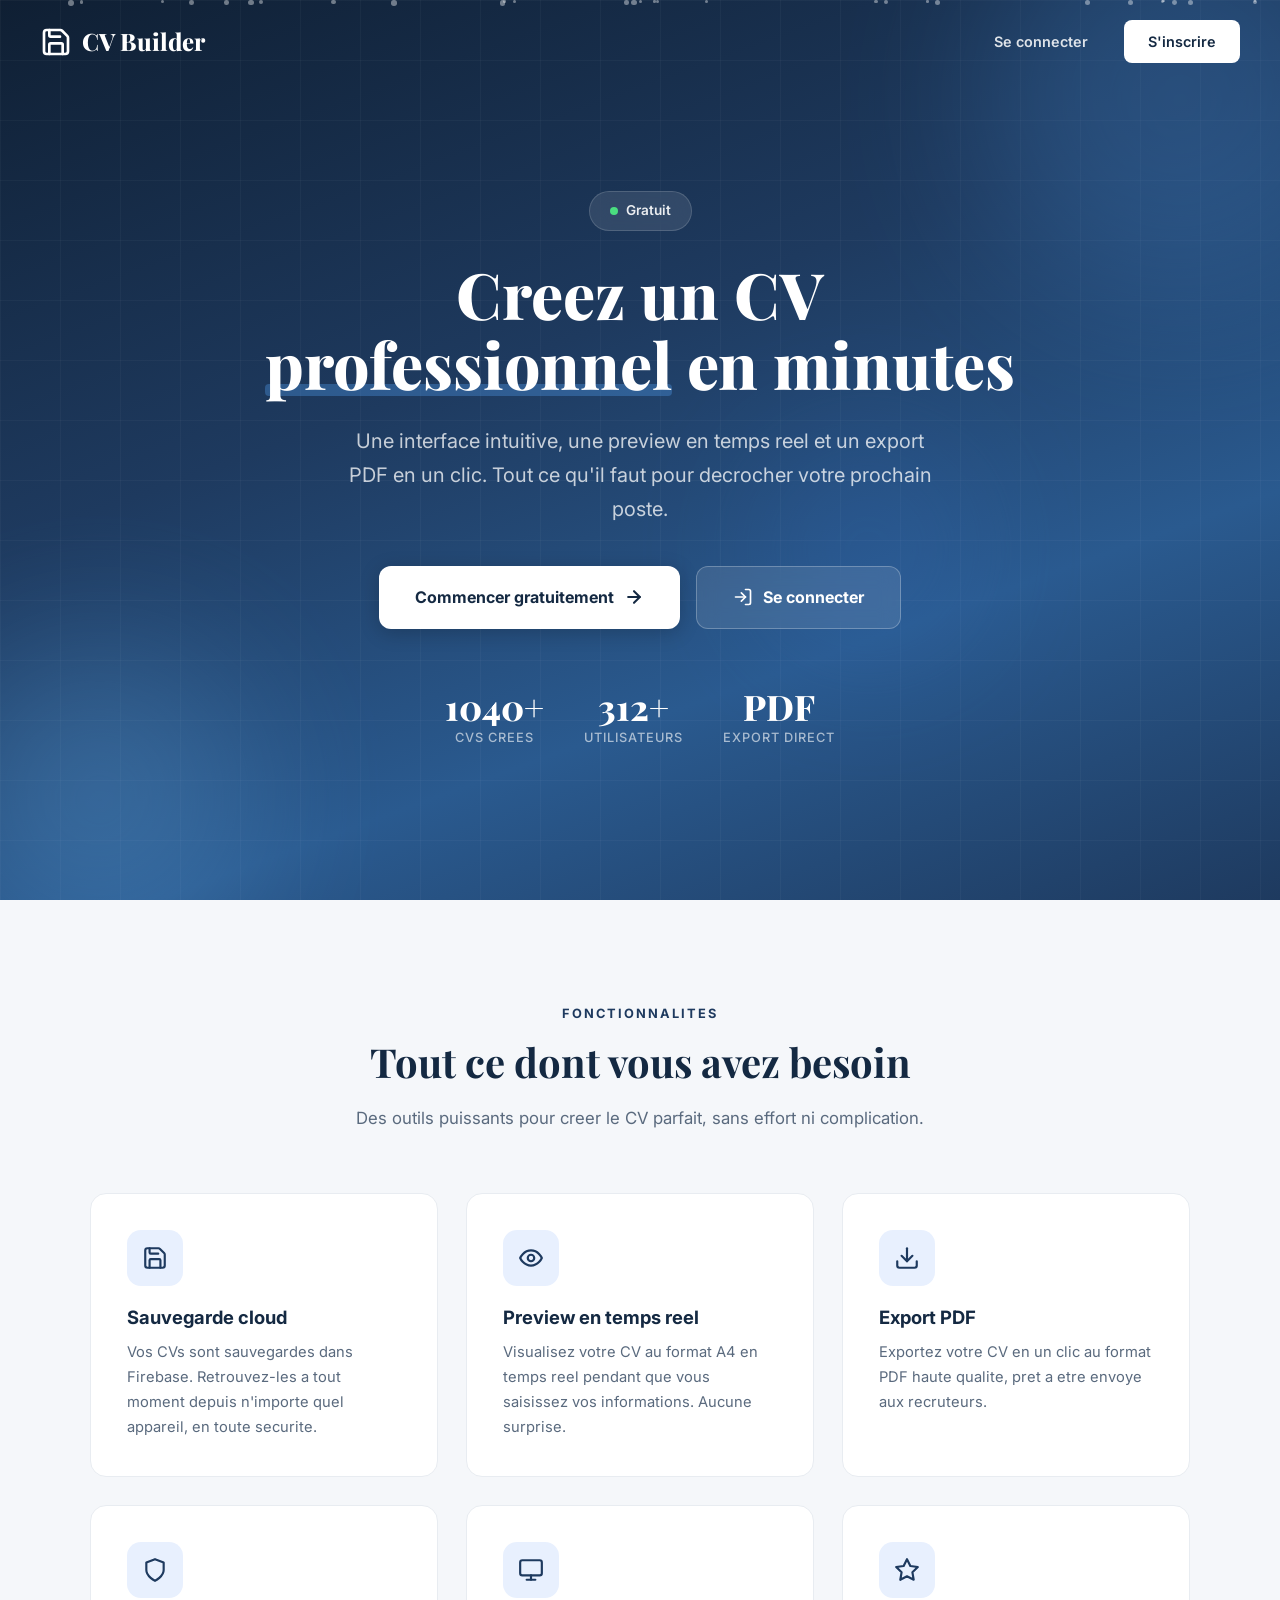
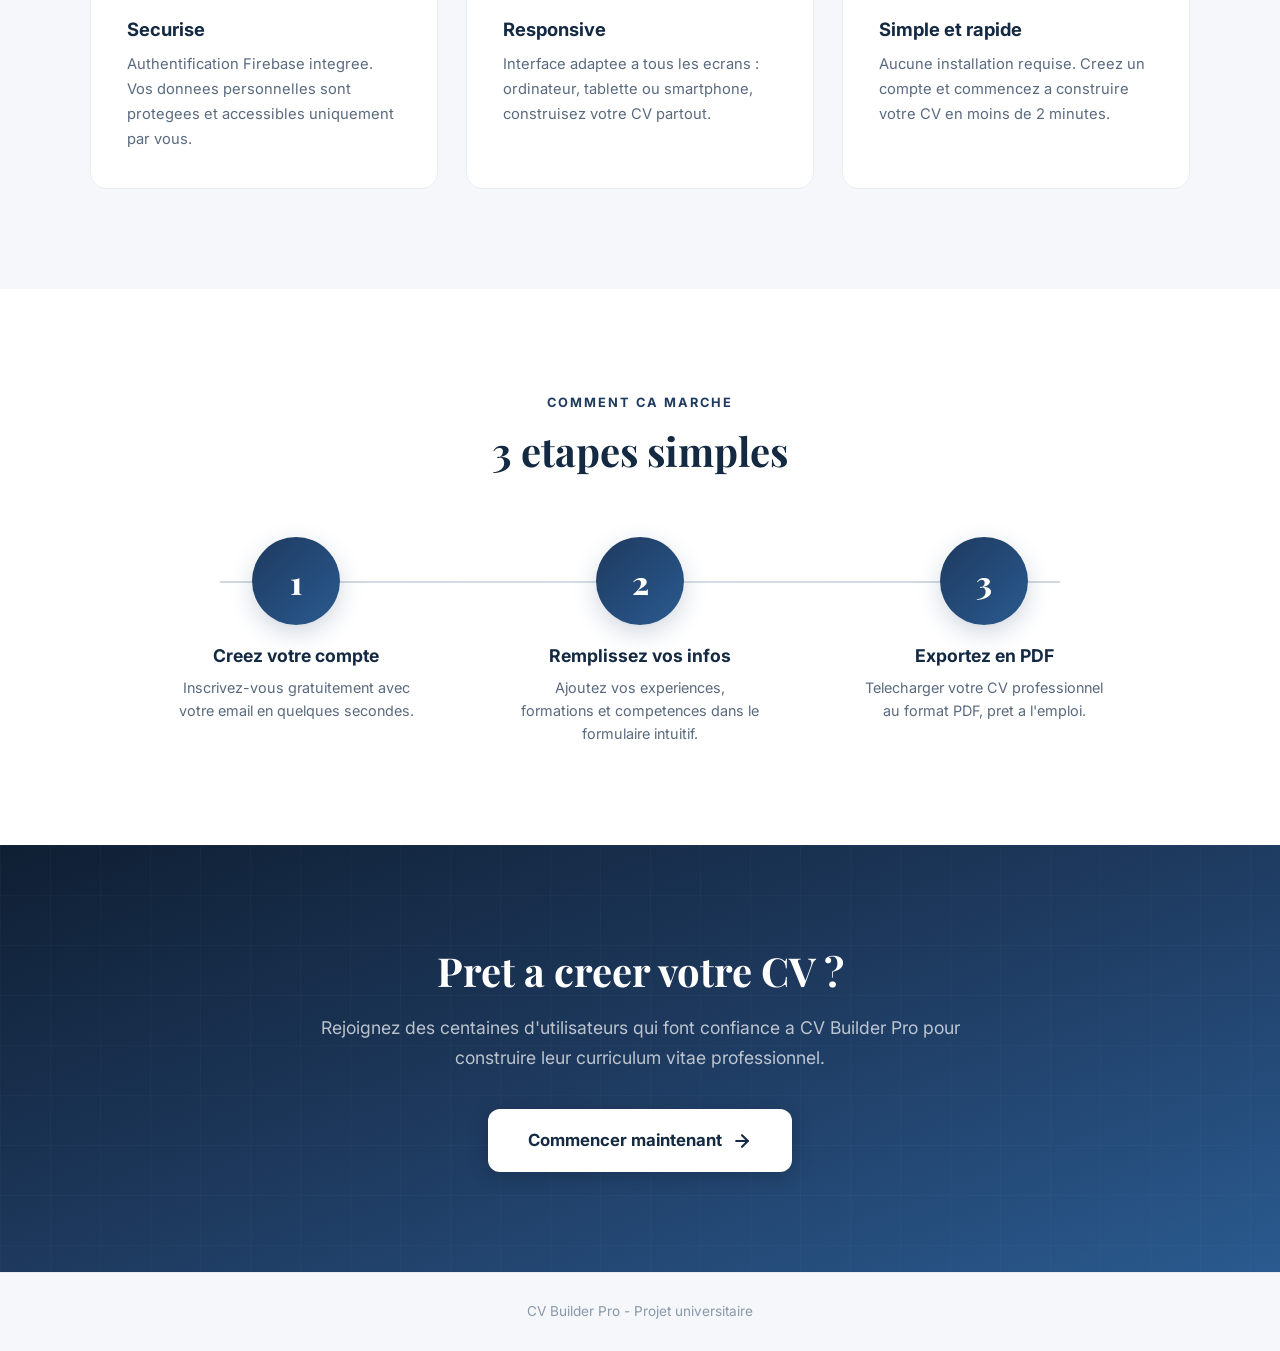
<file: index.html>
<!DOCTYPE html>
<html lang="fr">
<head>
  <meta charset="UTF-8">
  <meta name="viewport" content="width=device-width, initial-scale=1.0">
  <meta name="theme-color" content="#1e3a5f">
  <title>CV Builder Pro - Creez votre CV professionnel</title>
  <meta name="description" content="Application web MVC pour generer un CV professionnel. Plusieurs templates, export PDF, sauvegarde avec Firebase.">

  <!-- Google Fonts -->
  <link rel="preconnect" href="https://fonts.googleapis.com">
  <link rel="preconnect" href="https://fonts.gstatic.com" crossorigin>
  <link href="https://fonts.googleapis.com/css2?family=Inter:wght@400;500;600;700;800&family=Playfair+Display:wght@600;700;800&display=swap" rel="stylesheet">

  <link rel="stylesheet" href="css/style.css">

  <style>
    /* ============================================================
       LANDING PAGE - Dynamic & Animated
       ============================================================ */

    .landing {
      min-height: 100vh;
      display: flex;
      flex-direction: column;
      overflow-x: hidden;
    }

    /* --- Animated Navbar --- */
    .landing-nav {
      position: fixed;
      top: 0;
      left: 0;
      right: 0;
      z-index: 100;
      padding: 20px 40px;
      display: flex;
      align-items: center;
      justify-content: space-between;
      background: transparent;
      transition: background 0.4s ease, box-shadow 0.4s ease, padding 0.4s ease;
    }

    .landing-nav.scrolled {
      background: rgba(20, 41, 66, 0.95);
      backdrop-filter: blur(12px);
      box-shadow: 0 4px 30px rgba(0,0,0,0.2);
      padding: 12px 40px;
    }

    .landing-nav__brand {
      font-family: 'Playfair Display', serif;
      font-size: 1.5rem;
      font-weight: 800;
      color: #fff;
      text-decoration: none;
      display: flex;
      align-items: center;
      gap: 10px;
    }

    .landing-nav__brand svg {
      width: 32px;
      height: 32px;
    }

    .landing-nav__links {
      display: flex;
      align-items: center;
      gap: 12px;
    }

    .landing-nav__link {
      color: rgba(255,255,255,0.85);
      text-decoration: none;
      padding: 10px 24px;
      border-radius: 8px;
      font-size: 0.9rem;
      font-weight: 600;
      transition: all 0.3s ease;
      font-family: 'Inter', sans-serif;
    }

    .landing-nav__link:hover {
      color: #fff;
      background: rgba(255,255,255,0.12);
      text-decoration: none;
    }

    .landing-nav__link--cta {
      background: #fff;
      color: var(--primary-dark);
    }

    .landing-nav__link--cta:hover {
      background: var(--accent);
      color: var(--primary-dark);
      transform: translateY(-1px);
    }

    /* --- Hero Section --- */
    .hero {
      position: relative;
      min-height: 100vh;
      display: flex;
      align-items: center;
      justify-content: center;
      text-align: center;
      padding: 120px 20px 80px;
      background: linear-gradient(160deg, #0f1f33 0%, #1e3a5f 40%, #2a5a8f 70%, #1e3a5f 100%);
      color: #fff;
      overflow: hidden;
    }

    /* Animated background grid */
    .hero__grid {
      position: absolute;
      inset: 0;
      background-image:
        linear-gradient(rgba(255,255,255,0.03) 1px, transparent 1px),
        linear-gradient(90deg, rgba(255,255,255,0.03) 1px, transparent 1px);
      background-size: 60px 60px;
      animation: gridMove 20s linear infinite;
    }

    @keyframes gridMove {
      0% { transform: translate(0, 0); }
      100% { transform: translate(60px, 60px); }
    }

    /* Floating orbs */
    .hero__orb {
      position: absolute;
      border-radius: 50%;
      filter: blur(80px);
      opacity: 0.25;
      animation: orbFloat 8s ease-in-out infinite alternate;
    }

    .hero__orb--1 {
      width: 400px;
      height: 400px;
      background: #4a90d9;
      top: -100px;
      right: -100px;
      animation-delay: 0s;
    }

    .hero__orb--2 {
      width: 300px;
      height: 300px;
      background: #6cb4ee;
      bottom: -50px;
      left: -50px;
      animation-delay: -3s;
      animation-duration: 10s;
    }

    .hero__orb--3 {
      width: 200px;
      height: 200px;
      background: #3a7bd5;
      top: 50%;
      left: 60%;
      animation-delay: -5s;
      animation-duration: 12s;
    }

    @keyframes orbFloat {
      0% { transform: translate(0, 0) scale(1); }
      50% { transform: translate(30px, -20px) scale(1.1); }
      100% { transform: translate(-20px, 30px) scale(0.95); }
    }

    /* Floating particles */
    .hero__particles {
      position: absolute;
      inset: 0;
      overflow: hidden;
    }

    .particle {
      position: absolute;
      width: 4px;
      height: 4px;
      background: rgba(255,255,255,0.4);
      border-radius: 50%;
      animation: particleRise linear infinite;
    }

    @keyframes particleRise {
      0% {
        transform: translateY(100vh) scale(0);
        opacity: 0;
      }
      10% {
        opacity: 1;
      }
      90% {
        opacity: 1;
      }
      100% {
        transform: translateY(-100px) scale(1);
        opacity: 0;
      }
    }

    .hero__content {
      position: relative;
      z-index: 2;
      max-width: 800px;
    }

    .hero__badge {
      display: inline-flex;
      align-items: center;
      gap: 8px;
      background: rgba(255,255,255,0.1);
      color: rgba(255,255,255,0.9);
      padding: 8px 20px;
      border-radius: 40px;
      font-size: 0.85rem;
      font-weight: 600;
      margin-bottom: 28px;
      backdrop-filter: blur(10px);
      border: 1px solid rgba(255,255,255,0.15);
      animation: fadeInUp 0.8s ease-out;
      font-family: 'Inter', sans-serif;
    }

    .hero__badge-dot {
      width: 8px;
      height: 8px;
      background: #4ade80;
      border-radius: 50%;
      animation: pulse 2s ease-in-out infinite;
    }

    @keyframes pulse {
      0%, 100% { opacity: 1; transform: scale(1); }
      50% { opacity: 0.5; transform: scale(1.4); }
    }

    .hero__title {
      font-family: 'Playfair Display', serif;
      font-size: 4rem;
      font-weight: 800;
      line-height: 1.1;
      margin-bottom: 24px;
      color: #fff;
      animation: fadeInUp 0.8s ease-out 0.15s backwards;
    }

    .hero__title-highlight {
      position: relative;
      display: inline-block;
    }

    .hero__title-highlight::after {
      content: '';
      position: absolute;
      bottom: 4px;
      left: 0;
      right: 0;
      height: 12px;
      background: rgba(74, 144, 217, 0.4);
      border-radius: 4px;
      z-index: -1;
      animation: highlightExpand 1s ease-out 1s backwards;
    }

    @keyframes highlightExpand {
      from { transform: scaleX(0); transform-origin: left; }
      to { transform: scaleX(1); transform-origin: left; }
    }

    .hero__subtitle {
      font-size: 1.25rem;
      color: rgba(255,255,255,0.75);
      margin-bottom: 40px;
      line-height: 1.7;
      max-width: 600px;
      margin-left: auto;
      margin-right: auto;
      animation: fadeInUp 0.8s ease-out 0.3s backwards;
      font-family: 'Inter', sans-serif;
    }

    .hero__actions {
      display: flex;
      gap: 16px;
      justify-content: center;
      flex-wrap: wrap;
      animation: fadeInUp 0.8s ease-out 0.45s backwards;
    }

    .hero__btn {
      display: inline-flex;
      align-items: center;
      gap: 10px;
      padding: 18px 36px;
      border-radius: 12px;
      font-size: 1rem;
      font-weight: 700;
      text-decoration: none;
      transition: all 0.3s ease;
      font-family: 'Inter', sans-serif;
      cursor: pointer;
      border: none;
    }

    .hero__btn--primary {
      background: #fff;
      color: var(--primary-dark);
      box-shadow: 0 4px 20px rgba(0,0,0,0.2);
    }

    .hero__btn--primary:hover {
      transform: translateY(-3px);
      box-shadow: 0 8px 30px rgba(0,0,0,0.3);
      background: #f0f4f8;
      text-decoration: none;
    }

    .hero__btn--primary svg {
      transition: transform 0.3s ease;
    }

    .hero__btn--primary:hover svg {
      transform: translateX(4px);
    }

    .hero__btn--secondary {
      background: rgba(255,255,255,0.1);
      color: #fff;
      border: 1.5px solid rgba(255,255,255,0.25);
      backdrop-filter: blur(10px);
    }

    .hero__btn--secondary:hover {
      background: rgba(255,255,255,0.2);
      border-color: rgba(255,255,255,0.4);
      transform: translateY(-3px);
      text-decoration: none;
    }

    /* Stats bar */
    .hero__stats {
      display: flex;
      gap: 40px;
      justify-content: center;
      margin-top: 60px;
      animation: fadeInUp 0.8s ease-out 0.6s backwards;
    }

    .hero__stat {
      text-align: center;
    }

    .hero__stat-number {
      font-family: 'Playfair Display', serif;
      font-size: 2.2rem;
      font-weight: 800;
      color: #fff;
      line-height: 1;
      margin-bottom: 4px;
    }

    .hero__stat-label {
      font-size: 0.8rem;
      color: rgba(255,255,255,0.6);
      font-weight: 500;
      font-family: 'Inter', sans-serif;
      text-transform: uppercase;
      letter-spacing: 1px;
    }

    @keyframes fadeInUp {
      from {
        opacity: 0;
        transform: translateY(30px);
      }
      to {
        opacity: 1;
        transform: translateY(0);
      }
    }

    /* --- Features Section --- */
    .features {
      padding: 100px 20px;
      background: #f5f7fa;
      position: relative;
    }

    .features__header {
      text-align: center;
      max-width: 600px;
      margin: 0 auto 60px;
    }

    .features__label {
      display: inline-block;
      font-size: 0.8rem;
      font-weight: 700;
      text-transform: uppercase;
      letter-spacing: 2px;
      color: var(--primary);
      margin-bottom: 12px;
      font-family: 'Inter', sans-serif;
    }

    .features__title {
      font-size: 2.5rem;
      margin-bottom: 16px;
      color: var(--primary-dark);
    }

    .features__subtitle {
      color: var(--text-light);
      font-size: 1.05rem;
      line-height: 1.7;
      font-family: 'Inter', sans-serif;
    }

    .features__grid {
      display: grid;
      grid-template-columns: repeat(auto-fit, minmax(300px, 1fr));
      gap: 28px;
      max-width: 1100px;
      margin: 0 auto;
    }

    .feature-card {
      background: #fff;
      border-radius: 16px;
      padding: 36px;
      border: 1.5px solid #e8ecf1;
      text-align: left;
      transition: all 0.4s ease;
      position: relative;
      overflow: hidden;
      opacity: 0;
      transform: translateY(40px);
    }

    .feature-card.visible {
      opacity: 1;
      transform: translateY(0);
    }

    .feature-card::before {
      content: '';
      position: absolute;
      top: 0;
      left: 0;
      right: 0;
      height: 4px;
      background: linear-gradient(90deg, var(--primary), var(--primary-light));
      transform: scaleX(0);
      transform-origin: left;
      transition: transform 0.4s ease;
    }

    .feature-card:hover {
      box-shadow: 0 16px 48px rgba(30, 58, 95, 0.12);
      transform: translateY(-8px);
      border-color: var(--primary-light);
    }

    .feature-card:hover::before {
      transform: scaleX(1);
    }

    .feature-card__icon {
      width: 56px;
      height: 56px;
      border-radius: 14px;
      background: var(--accent);
      display: flex;
      align-items: center;
      justify-content: center;
      margin-bottom: 20px;
      transition: all 0.4s ease;
    }

    .feature-card:hover .feature-card__icon {
      background: var(--primary);
    }

    .feature-card__icon svg {
      width: 26px;
      height: 26px;
      color: var(--primary);
      transition: color 0.4s ease;
    }

    .feature-card:hover .feature-card__icon svg {
      color: #fff;
    }

    .feature-card__title {
      font-family: 'Inter', sans-serif;
      font-size: 1.15rem;
      font-weight: 700;
      margin-bottom: 10px;
      color: var(--primary-dark);
    }

    .feature-card__text {
      color: var(--text-light);
      font-size: 0.92rem;
      line-height: 1.7;
      font-family: 'Inter', sans-serif;
    }

    /* --- How It Works Section --- */
    .how-it-works {
      padding: 100px 20px;
      background: #fff;
    }

    .how-it-works__header {
      text-align: center;
      max-width: 600px;
      margin: 0 auto 60px;
    }

    .how-it-works__label {
      display: inline-block;
      font-size: 0.8rem;
      font-weight: 700;
      text-transform: uppercase;
      letter-spacing: 2px;
      color: var(--primary);
      margin-bottom: 12px;
      font-family: 'Inter', sans-serif;
    }

    .how-it-works__title {
      font-size: 2.5rem;
      color: var(--primary-dark);
    }

    .steps {
      display: flex;
      gap: 32px;
      max-width: 1000px;
      margin: 0 auto;
      position: relative;
    }

    .steps::before {
      content: '';
      position: absolute;
      top: 44px;
      left: 80px;
      right: 80px;
      height: 2px;
      background: linear-gradient(90deg, var(--primary), var(--primary-light), var(--primary));
      opacity: 0.2;
    }

    .step {
      flex: 1;
      text-align: center;
      position: relative;
      opacity: 0;
      transform: translateY(30px);
    }

    .step.visible {
      opacity: 1;
      transform: translateY(0);
    }

    .step__number {
      width: 88px;
      height: 88px;
      border-radius: 50%;
      background: linear-gradient(135deg, var(--primary), var(--primary-light));
      color: #fff;
      display: flex;
      align-items: center;
      justify-content: center;
      font-family: 'Playfair Display', serif;
      font-size: 2rem;
      font-weight: 800;
      margin: 0 auto 20px;
      position: relative;
      z-index: 1;
      box-shadow: 0 8px 24px rgba(30, 58, 95, 0.2);
      transition: transform 0.3s ease;
    }

    .step:hover .step__number {
      transform: scale(1.1);
    }

    .step__title {
      font-family: 'Inter', sans-serif;
      font-size: 1.1rem;
      font-weight: 700;
      color: var(--primary-dark);
      margin-bottom: 8px;
    }

    .step__text {
      color: var(--text-light);
      font-size: 0.9rem;
      line-height: 1.6;
      font-family: 'Inter', sans-serif;
      max-width: 240px;
      margin: 0 auto;
    }

    /* --- CTA Section --- */
    .cta-section {
      padding: 100px 20px;
      background: linear-gradient(160deg, #0f1f33 0%, #1e3a5f 50%, #2a5a8f 100%);
      color: #fff;
      text-align: center;
      position: relative;
      overflow: hidden;
    }

    .cta-section__grid {
      position: absolute;
      inset: 0;
      background-image:
        linear-gradient(rgba(255,255,255,0.02) 1px, transparent 1px),
        linear-gradient(90deg, rgba(255,255,255,0.02) 1px, transparent 1px);
      background-size: 50px 50px;
    }

    .cta-section__content {
      position: relative;
      z-index: 1;
      max-width: 650px;
      margin: 0 auto;
    }

    .cta-section__title {
      font-size: 2.5rem;
      color: #fff;
      margin-bottom: 16px;
    }

    .cta-section__text {
      color: rgba(255,255,255,0.7);
      font-size: 1.1rem;
      line-height: 1.7;
      margin-bottom: 36px;
      font-family: 'Inter', sans-serif;
    }

    .cta-section__btn {
      display: inline-flex;
      align-items: center;
      gap: 10px;
      padding: 18px 40px;
      border-radius: 12px;
      font-size: 1.05rem;
      font-weight: 700;
      text-decoration: none;
      background: #fff;
      color: var(--primary-dark);
      box-shadow: 0 4px 20px rgba(0,0,0,0.2);
      transition: all 0.3s ease;
      font-family: 'Inter', sans-serif;
    }

    .cta-section__btn:hover {
      transform: translateY(-3px);
      box-shadow: 0 8px 30px rgba(0,0,0,0.3);
      text-decoration: none;
    }

    /* --- Footer --- */
    .landing-footer {
      text-align: center;
      padding: 28px;
      color: var(--text-muted);
      font-size: 0.85rem;
      background: #f5f7fa;
      border-top: 1px solid #e8ecf1;
      font-family: 'Inter', sans-serif;
    }

    /* --- Responsive --- */
    @media (max-width: 768px) {
      .landing-nav {
        padding: 16px 20px;
      }
      .landing-nav.scrolled {
        padding: 10px 20px;
      }
      .hero__title {
        font-size: 2.4rem;
      }
      .hero__subtitle {
        font-size: 1.05rem;
      }
      .hero__stats {
        gap: 24px;
      }
      .hero__stat-number {
        font-size: 1.6rem;
      }
      .features__title,
      .how-it-works__title,
      .cta-section__title {
        font-size: 1.8rem;
      }
      .steps {
        flex-direction: column;
        gap: 40px;
      }
      .steps::before {
        display: none;
      }
      .landing-nav__links {
        gap: 8px;
      }
      .landing-nav__link {
        padding: 8px 16px;
        font-size: 0.82rem;
      }
    }

    @media (max-width: 480px) {
      .hero {
        padding: 100px 16px 60px;
      }
      .hero__title {
        font-size: 2rem;
      }
      .hero__btn {
        padding: 14px 28px;
        font-size: 0.9rem;
        width: 100%;
        justify-content: center;
      }
      .hero__actions {
        flex-direction: column;
        align-items: stretch;
      }
      .hero__stats {
        flex-direction: column;
        gap: 16px;
      }
    }

    /* -- Scroll animations utility -- */
    .animate-on-scroll {
      opacity: 0;
      transform: translateY(40px);
      transition: opacity 0.7s ease, transform 0.7s ease;
    }
    .animate-on-scroll.visible {
      opacity: 1;
      transform: translateY(0);
    }
  </style>
</head>
<body>
  <div class="landing">

    <!-- NAVBAR (fixed, transparent -> solid on scroll) -->
    <nav class="landing-nav" id="landing-nav" role="navigation" aria-label="Navigation principale">
      <a href="index.html" class="landing-nav__brand">
        <svg xmlns="http://www.w3.org/2000/svg" width="32" height="32" viewBox="0 0 24 24" fill="none" stroke="currentColor" stroke-width="2" stroke-linecap="round" stroke-linejoin="round"><path d="M15.2 3a2 2 0 0 1 1.4.6l3.8 3.8a2 2 0 0 1 .6 1.4V19a2 2 0 0 1-2 2H5a2 2 0 0 1-2-2V5a2 2 0 0 1 2-2z"/><path d="M17 21v-7a1 1 0 0 0-1-1H8a1 1 0 0 0-1 1v7"/><path d="M7 3v4a1 1 0 0 0 1 1h7"/></svg>
        CV Builder
      </a>
      <div class="landing-nav__links">
        <a href="login.html" class="landing-nav__link">Se connecter</a>
        <a href="register.html" class="landing-nav__link landing-nav__link--cta">S'inscrire</a>
      </div>
    </nav>

    <!-- HERO -->
    <section class="hero">
      <!-- Animated background elements -->
      <div class="hero__grid"></div>
      <div class="hero__orb hero__orb--1"></div>
      <div class="hero__orb hero__orb--2"></div>
      <div class="hero__orb hero__orb--3"></div>
      <div class="hero__particles" id="hero-particles"></div>

      <div class="hero__content">
        <div class="hero__badge">
          <span class="hero__badge-dot"></span>
          Gratuit
        </div>

        <h1 class="hero__title">
          Creez un CV<br>
          <span class="hero__title-highlight">professionnel</span> en minutes
        </h1>

        <p class="hero__subtitle">
          Une interface intuitive, une preview en temps reel et un export PDF en un clic.
          Tout ce qu'il faut pour decrocher votre prochain poste.
        </p>

        <div class="hero__actions">
          <a href="register.html" class="hero__btn hero__btn--primary">
            Commencer gratuitement
            <svg xmlns="http://www.w3.org/2000/svg" width="20" height="20" viewBox="0 0 24 24" fill="none" stroke="currentColor" stroke-width="2.5" stroke-linecap="round" stroke-linejoin="round"><path d="M5 12h14"/><path d="m12 5 7 7-7 7"/></svg>
          </a>
          <a href="login.html" class="hero__btn hero__btn--secondary">
            <svg xmlns="http://www.w3.org/2000/svg" width="20" height="20" viewBox="0 0 24 24" fill="none" stroke="currentColor" stroke-width="2" stroke-linecap="round" stroke-linejoin="round"><path d="M15 3h4a2 2 0 0 1 2 2v14a2 2 0 0 1-2 2h-4"/><polyline points="10 17 15 12 10 7"/><line x1="15" x2="3" y1="12" y2="12"/></svg>
            Se connecter
          </a>
        </div>

        <div class="hero__stats">
          <div class="hero__stat">
            <div class="hero__stat-number" id="stat-cvs">0</div>
            <div class="hero__stat-label">CVs crees</div>
          </div>
          <div class="hero__stat">
            <div class="hero__stat-number" id="stat-users">0</div>
            <div class="hero__stat-label">Utilisateurs</div>
          </div>
          <div class="hero__stat">
            <div class="hero__stat-number">PDF</div>
            <div class="hero__stat-label">Export direct</div>
          </div>
        </div>
      </div>
    </section>

    <!-- FEATURES -->
    <section class="features" id="features">
      <div class="features__header animate-on-scroll">
        <span class="features__label">Fonctionnalites</span>
        <h2 class="features__title">Tout ce dont vous avez besoin</h2>
        <p class="features__subtitle">
          Des outils puissants pour creer le CV parfait, sans effort ni complication.
        </p>
      </div>

      <div class="features__grid">
        <div class="feature-card">
          <div class="feature-card__icon">
            <svg xmlns="http://www.w3.org/2000/svg" viewBox="0 0 24 24" fill="none" stroke="currentColor" stroke-width="2" stroke-linecap="round" stroke-linejoin="round"><path d="M15.2 3a2 2 0 0 1 1.4.6l3.8 3.8a2 2 0 0 1 .6 1.4V19a2 2 0 0 1-2 2H5a2 2 0 0 1-2-2V5a2 2 0 0 1 2-2z"/><path d="M17 21v-7a1 1 0 0 0-1-1H8a1 1 0 0 0-1 1v7"/><path d="M7 3v4a1 1 0 0 0 1 1h7"/></svg>
          </div>
          <h3 class="feature-card__title">Sauvegarde cloud</h3>
          <p class="feature-card__text">Vos CVs sont sauvegardes dans Firebase. Retrouvez-les a tout moment depuis n'importe quel appareil, en toute securite.</p>
        </div>

        <div class="feature-card">
          <div class="feature-card__icon">
            <svg xmlns="http://www.w3.org/2000/svg" viewBox="0 0 24 24" fill="none" stroke="currentColor" stroke-width="2" stroke-linecap="round" stroke-linejoin="round"><path d="M2 12s3-7 10-7 10 7 10 7-3 7-10 7-10-7-10-7Z"/><circle cx="12" cy="12" r="3"/></svg>
          </div>
          <h3 class="feature-card__title">Preview en temps reel</h3>
          <p class="feature-card__text">Visualisez votre CV au format A4 en temps reel pendant que vous saisissez vos informations. Aucune surprise.</p>
        </div>

        <div class="feature-card">
          <div class="feature-card__icon">
            <svg xmlns="http://www.w3.org/2000/svg" viewBox="0 0 24 24" fill="none" stroke="currentColor" stroke-width="2" stroke-linecap="round" stroke-linejoin="round"><path d="M21 15v4a2 2 0 0 1-2 2H5a2 2 0 0 1-2-2v-4"/><polyline points="7 10 12 15 17 10"/><line x1="12" x2="12" y1="15" y2="3"/></svg>
          </div>
          <h3 class="feature-card__title">Export PDF</h3>
          <p class="feature-card__text">Exportez votre CV en un clic au format PDF haute qualite, pret a etre envoye aux recruteurs.</p>
        </div>

        <div class="feature-card">
          <div class="feature-card__icon">
            <svg xmlns="http://www.w3.org/2000/svg" viewBox="0 0 24 24" fill="none" stroke="currentColor" stroke-width="2" stroke-linecap="round" stroke-linejoin="round"><path d="M12 22s8-4 8-10V5l-8-3-8 3v7c0 6 8 10 8 10z"/></svg>
          </div>
          <h3 class="feature-card__title">Securise</h3>
          <p class="feature-card__text">Authentification Firebase integree. Vos donnees personnelles sont protegees et accessibles uniquement par vous.</p>
        </div>

        <div class="feature-card">
          <div class="feature-card__icon">
            <svg xmlns="http://www.w3.org/2000/svg" viewBox="0 0 24 24" fill="none" stroke="currentColor" stroke-width="2" stroke-linecap="round" stroke-linejoin="round"><rect x="2" y="3" width="20" height="14" rx="2"/><path d="M8 21h8"/><path d="M12 17v4"/></svg>
          </div>
          <h3 class="feature-card__title">Responsive</h3>
          <p class="feature-card__text">Interface adaptee a tous les ecrans : ordinateur, tablette ou smartphone, construisez votre CV partout.</p>
        </div>

        <div class="feature-card">
          <div class="feature-card__icon">
            <svg xmlns="http://www.w3.org/2000/svg" viewBox="0 0 24 24" fill="none" stroke="currentColor" stroke-width="2" stroke-linecap="round" stroke-linejoin="round"><polygon points="12 2 15.09 8.26 22 9.27 17 14.14 18.18 21.02 12 17.77 5.82 21.02 7 14.14 2 9.27 8.91 8.26 12 2"/></svg>
          </div>
          <h3 class="feature-card__title">Simple et rapide</h3>
          <p class="feature-card__text">Aucune installation requise. Creez un compte et commencez a construire votre CV en moins de 2 minutes.</p>
        </div>
      </div>
    </section>

    <!-- HOW IT WORKS -->
    <section class="how-it-works" id="how-it-works">
      <div class="how-it-works__header animate-on-scroll">
        <span class="how-it-works__label">Comment ca marche</span>
        <h2 class="how-it-works__title">3 etapes simples</h2>
      </div>

      <div class="steps">
        <div class="step">
          <div class="step__number">1</div>
          <h3 class="step__title">Creez votre compte</h3>
          <p class="step__text">Inscrivez-vous gratuitement avec votre email en quelques secondes.</p>
        </div>
        <div class="step">
          <div class="step__number">2</div>
          <h3 class="step__title">Remplissez vos infos</h3>
          <p class="step__text">Ajoutez vos experiences, formations et competences dans le formulaire intuitif.</p>
        </div>
        <div class="step">
          <div class="step__number">3</div>
          <h3 class="step__title">Exportez en PDF</h3>
          <p class="step__text">Telecharger votre CV professionnel au format PDF, pret a l'emploi.</p>
        </div>
      </div>
    </section>

    <!-- CTA -->
    <section class="cta-section">
      <div class="cta-section__grid"></div>
      <div class="cta-section__content animate-on-scroll">
        <h2 class="cta-section__title">Pret a creer votre CV ?</h2>
        <p class="cta-section__text">
          Rejoignez des centaines d'utilisateurs qui font confiance a CV Builder Pro
          pour construire leur curriculum vitae professionnel.
        </p>
        <a href="register.html" class="cta-section__btn">
          Commencer maintenant
          <svg xmlns="http://www.w3.org/2000/svg" width="20" height="20" viewBox="0 0 24 24" fill="none" stroke="currentColor" stroke-width="2.5" stroke-linecap="round" stroke-linejoin="round"><path d="M5 12h14"/><path d="m12 5 7 7-7 7"/></svg>
        </a>
      </div>
    </section>

    <!-- FOOTER -->
    <footer class="landing-footer">
      <p>CV Builder Pro - Projet universitaire</p>
    </footer>

  </div>

  <script>
    (function () {
      /* --- Navbar scroll effect --- */
      var nav = document.getElementById('landing-nav');
      window.addEventListener('scroll', function () {
        if (window.scrollY > 60) {
          nav.classList.add('scrolled');
        } else {
          nav.classList.remove('scrolled');
        }
      });

      /* --- Generate floating particles --- */
      var particlesContainer = document.getElementById('hero-particles');
      if (particlesContainer) {
        for (var i = 0; i < 30; i++) {
          var particle = document.createElement('div');
          particle.className = 'particle';
          particle.style.left = Math.random() * 100 + '%';
          particle.style.animationDuration = (6 + Math.random() * 10) + 's';
          particle.style.animationDelay = (Math.random() * 8) + 's';
          particle.style.width = (2 + Math.random() * 4) + 'px';
          particle.style.height = particle.style.width;
          particlesContainer.appendChild(particle);
        }
      }

      /* --- Animated stat counters --- */
      function animateCounter(elementId, target, suffix) {
        var el = document.getElementById(elementId);
        if (!el) return;
        var current = 0;
        var increment = Math.ceil(target / 60);
        var timer = setInterval(function () {
          current += increment;
          if (current >= target) {
            current = target;
            clearInterval(timer);
          }
          el.textContent = current + (suffix || '+');
        }, 30);
      }

      /* Start counter animation when hero is visible */
      var counterStarted = false;
      var observer = new IntersectionObserver(function (entries) {
        entries.forEach(function (entry) {
          if (entry.isIntersecting && !counterStarted) {
            counterStarted = true;
            animateCounter('stat-cvs', 1200, '+');
            animateCounter('stat-users', 350, '+');
          }
        });
      }, { threshold: 0.5 });

      var statsSection = document.querySelector('.hero__stats');
      if (statsSection) {
        observer.observe(statsSection);
      }

      /* --- Scroll animations --- */
      var scrollElements = document.querySelectorAll('.animate-on-scroll, .feature-card, .step');
      var scrollObserver = new IntersectionObserver(function (entries) {
        entries.forEach(function (entry) {
          if (entry.isIntersecting) {
            // Add stagger delay for feature cards and steps
            var el = entry.target;
            var parent = el.parentElement;
            if (parent) {
              var siblings = parent.querySelectorAll('.feature-card, .step');
              var index = Array.prototype.indexOf.call(siblings, el);
              if (index > -1) {
                el.style.transitionDelay = (index * 0.1) + 's';
              }
            }
            el.classList.add('visible');
            scrollObserver.unobserve(el);
          }
        });
      }, { threshold: 0.15, rootMargin: '0px 0px -40px 0px' });

      scrollElements.forEach(function (el) {
        scrollObserver.observe(el);
      });

      /* --- Smooth scrolling for anchor links --- */
      document.querySelectorAll('a[href^="#"]').forEach(function (anchor) {
        anchor.addEventListener('click', function (e) {
          e.preventDefault();
          var target = document.querySelector(this.getAttribute('href'));
          if (target) {
            target.scrollIntoView({ behavior: 'smooth', block: 'start' });
          }
        });
      });
    })();
  </script>
</body>
</html>
</file>
<file: css/style.css>
*,
*::before,
*::after {
  box-sizing: border-box;
  margin: 0;
  padding: 0;
}

:root {
  --primary: #1e3a5f;
  --primary-light: #2a5a8f;
  --primary-dark: #142942;
  --accent: #e8f0fe;
  --accent-hover: #d0e2fc;
  --bg: #f5f7fa;
  --bg-card: #ffffff;
  --text: #1a2332;
  --text-light: #5a6a7e;
  --text-muted: #8899aa;
  --border: #d8dee6;
  --border-light: #e8ecf1;
  --danger: #dc3545;
  --danger-hover: #c82333;
  --success: #28a745;
  --radius: 10px;
  --radius-sm: 6px;
  --shadow: 0 2px 12px rgba(30, 58, 95, 0.08);
  --shadow-lg: 0 8px 30px rgba(30, 58, 95, 0.12);
  --transition: 0.2s ease;
}

html {
  scroll-behavior: smooth;
  overflow-x: hidden;
}

body {
  font-family: 'Inter', -apple-system, BlinkMacSystemFont, 'Segoe UI', sans-serif;
  background: var(--bg);
  color: var(--text);
  line-height: 1.6;
  min-height: 100vh;
  overflow-x: hidden;
}

a {
  color: var(--primary);
  text-decoration: none;
}

a:hover {
  text-decoration: underline;
}

img {
  max-width: 100%;
  display: block;
}

/* --- Typography --- */
h1, h2, h3, h4 {
  font-family: 'Playfair Display', 'Georgia', serif;
  color: var(--primary-dark);
  line-height: 1.3;
}

/* --- Utility --- */
.container {
  max-width: 1200px;
  margin: 0 auto;
  padding: 0 20px;
}

.hidden {
  display: none !important;
}

.sr-only {
  position: absolute;
  width: 1px;
  height: 1px;
  padding: 0;
  margin: -1px;
  overflow: hidden;
  clip: rect(0, 0, 0, 0);
  border: 0;
}

/* --- Toast Notifications --- */
.toast-container {
  position: fixed;
  top: 20px;
  right: 20px;
  z-index: 9999;
  display: flex;
  flex-direction: column;
  gap: 10px;
}

.toast {
  padding: 14px 22px;
  border-radius: var(--radius-sm);
  color: #fff;
  font-size: 0.9rem;
  font-weight: 500;
  box-shadow: var(--shadow-lg);
  animation: toastIn 0.3s ease, toastOut 0.3s ease 2.7s forwards;
  max-width: 380px;
}

.toast--success { background: var(--success); }
.toast--error { background: var(--danger); }
.toast--info { background: var(--primary); }

@keyframes toastIn {
  from { opacity: 0; transform: translateX(40px); }
  to { opacity: 1; transform: translateX(0); }
}

@keyframes toastOut {
  from { opacity: 1; }
  to { opacity: 0; transform: translateX(40px); }
}

/* ============================================================
   NAVBAR
   ============================================================ */
.navbar {
  background: var(--primary);
  color: #fff;
  padding: 0 20px;
  position: sticky;
  top: 0;
  z-index: 100;
  box-shadow: 0 2px 10px rgba(0,0,0,0.15);
}

.navbar__inner {
  max-width: 1200px;
  margin: 0 auto;
  display: flex;
  align-items: center;
  justify-content: space-between;
  height: 64px;
}

.navbar__brand {
  font-family: 'Playfair Display', serif;
  font-size: 1.4rem;
  font-weight: 700;
  color: #fff;
  text-decoration: none;
  display: flex;
  align-items: center;
  gap: 10px;
}

.navbar__brand svg {
  width: 28px;
  height: 28px;
}

.navbar__nav {
  display: flex;
  align-items: center;
  gap: 8px;
}

.navbar__link {
  color: rgba(255,255,255,0.85);
  padding: 8px 16px;
  border-radius: var(--radius-sm);
  font-size: 0.9rem;
  font-weight: 500;
  transition: var(--transition);
  text-decoration: none;
  cursor: pointer;
  background: none;
  border: none;
  font-family: inherit;
}

.navbar__link:hover,
.navbar__link--active {
  background: rgba(255,255,255,0.15);
  color: #fff;
  text-decoration: none;
}

.navbar__link--logout {
  background: rgba(255,255,255,0.1);
  border: 1px solid rgba(255,255,255,0.25);
}

.navbar__link--logout:hover {
  background: var(--danger);
  border-color: var(--danger);
}

/* ============================================================
   AUTH PAGES (Login / Register)
   ============================================================ */
.auth-page {
  min-height: 100vh;
  display: flex;
  align-items: center;
  justify-content: center;
  background: linear-gradient(135deg, var(--primary-dark) 0%, var(--primary) 50%, var(--primary-light) 100%);
  padding: 20px;
}

.auth-card {
  background: var(--bg-card);
  border-radius: var(--radius);
  padding: 48px 40px;
  width: 100%;
  max-width: 440px;
  box-shadow: var(--shadow-lg);
}

.auth-card__title {
  text-align: center;
  margin-bottom: 8px;
  font-size: 1.8rem;
}

.auth-card__subtitle {
  text-align: center;
  color: var(--text-light);
  margin-bottom: 32px;
  font-size: 0.95rem;
}

.auth-card__logo {
  text-align: center;
  margin-bottom: 24px;
}

.auth-card__logo svg {
  width: 48px;
  height: 48px;
  color: var(--primary);
}

/* --- Form Elements --- */
.form-group {
  margin-bottom: 20px;
}

.form-group label {
  display: block;
  font-size: 0.85rem;
  font-weight: 600;
  color: var(--text);
  margin-bottom: 6px;
}

.form-input {
  width: 100%;
  padding: 12px 14px;
  border: 1.5px solid var(--border);
  border-radius: var(--radius-sm);
  font-size: 0.95rem;
  font-family: inherit;
  color: var(--text);
  background: var(--bg);
  transition: var(--transition);
  outline: none;
}

.form-input:focus {
  border-color: var(--primary);
  box-shadow: 0 0 0 3px rgba(30, 58, 95, 0.1);
  background: #fff;
}

.form-input::placeholder {
  color: var(--text-muted);
}

textarea.form-input {
  resize: vertical;
  min-height: 80px;
}

.form-input--error {
  border-color: var(--danger);
}

.form-error {
  color: var(--danger);
  font-size: 0.8rem;
  margin-top: 4px;
}

/* --- Validation champs --- */
.field-error   { color: #e53e3e; font-size: 0.78rem; margin-top: 4px; }
.input--error  { border-color: #e53e3e !important; }
.required-star { color: #e53e3e; margin-left: 2px; }

/* --- Buttons --- */
.btn {
  display: inline-flex;
  align-items: center;
  justify-content: center;
  gap: 8px;
  padding: 12px 24px;
  border-radius: var(--radius-sm);
  font-size: 0.9rem;
  font-weight: 600;
  font-family: inherit;
  border: none;
  cursor: pointer;
  transition: var(--transition);
  text-decoration: none;
  line-height: 1;
}

.btn:hover {
  text-decoration: none;
}

.btn--primary {
  background: var(--primary);
  color: #fff;
}

.btn--primary:hover {
  background: var(--primary-light);
}

.btn--secondary {
  background: var(--accent);
  color: var(--primary);
}

.btn--secondary:hover {
  background: var(--accent-hover);
}

.btn--danger {
  background: var(--danger);
  color: #fff;
}

.btn--danger:hover {
  background: var(--danger-hover);
}

.btn--outline {
  background: transparent;
  color: var(--primary);
  border: 1.5px solid var(--border);
}

.btn--outline:hover {
  background: var(--accent);
  border-color: var(--primary);
}

.btn--block {
  width: 100%;
}

.btn--sm {
  padding: 8px 16px;
  font-size: 0.82rem;
}

.btn--lg {
  padding: 14px 32px;
  font-size: 1rem;
}

.btn:disabled {
  opacity: 0.6;
  cursor: not-allowed;
}

.btn svg {
  width: 18px;
  height: 18px;
}

/* --- Spinner --- */
.spinner {
  width: 18px;
  height: 18px;
  border: 2.5px solid rgba(255,255,255,0.3);
  border-top-color: #fff;
  border-radius: 50%;
  animation: spin 0.6s linear infinite;
}

.spinner--dark {
  border-color: rgba(30,58,95,0.2);
  border-top-color: var(--primary);
}

@keyframes spin {
  to { transform: rotate(360deg); }
}

.auth-card__footer {
  text-align: center;
  margin-top: 24px;
  font-size: 0.9rem;
  color: var(--text-light);
}

.auth-card__footer a {
  font-weight: 600;
}

/* ============================================================
   DASHBOARD
   ============================================================ */
.dashboard {
  padding: 40px 0;
}

.dashboard__header {
  display: flex;
  align-items: center;
  justify-content: space-between;
  margin-bottom: 32px;
  flex-wrap: wrap;
  gap: 16px;
}

.dashboard__title {
  font-size: 1.8rem;
}

.dashboard__subtitle {
  color: var(--text-light);
  font-size: 0.95rem;
  margin-top: 4px;
  font-family: 'Inter', sans-serif;
}

/* --- CV Grid --- */
.cv-grid {
  display: grid;
  grid-template-columns: repeat(auto-fill, minmax(320px, 1fr));
  gap: 24px;
}

.cv-card {
  background: var(--bg-card);
  border-radius: var(--radius);
  border: 1.5px solid var(--border-light);
  padding: 28px;
  transition: var(--transition);
  display: flex;
  flex-direction: column;
}

.cv-card:hover {
  box-shadow: var(--shadow);
  border-color: var(--primary);
  transform: translateY(-2px);
}

.cv-card__header {
  display: flex;
  align-items: flex-start;
  justify-content: space-between;
  margin-bottom: 16px;
}

.cv-card__name {
  font-size: 1.2rem;
  font-family: 'Playfair Display', serif;
  color: var(--primary-dark);
}

.cv-card__date {
  font-size: 0.8rem;
  color: var(--text-muted);
  margin-top: 4px;
  font-family: 'Inter', sans-serif;
}

.cv-card__job {
  color: var(--text-light);
  font-size: 0.9rem;
  margin-bottom: 16px;
  font-family: 'Inter', sans-serif;
}

.cv-card__tags {
  display: flex;
  flex-wrap: wrap;
  gap: 6px;
  margin-bottom: 20px;
}

.cv-card__tag {
  background: var(--accent);
  color: var(--primary);
  padding: 4px 10px;
  border-radius: 20px;
  font-size: 0.75rem;
  font-weight: 500;
}

.cv-card__actions {
  display: flex;
  gap: 8px;
  margin-top: auto;
  padding-top: 16px;
  border-top: 1px solid var(--border-light);
}

.cv-card__actions .btn {
  flex: 1;
}

/* --- Empty state --- */
.empty-state {
  text-align: center;
  padding: 80px 20px;
}

.empty-state svg {
  width: 80px;
  height: 80px;
  color: var(--text-muted);
  margin: 0 auto 20px;
}

.empty-state__title {
  font-size: 1.3rem;
  margin-bottom: 8px;
}

.empty-state__text {
  color: var(--text-light);
  margin-bottom: 24px;
  font-family: 'Inter', sans-serif;
}

/* ============================================================
   CV BUILDER
   ============================================================ */
.builder {
  display: grid;
  grid-template-columns: 1fr 1fr;
  gap: 0;
  min-height: calc(100vh - 64px);
}

.builder__form {
  padding: 32px;
  overflow-y: auto;
  max-height: calc(100vh - 64px);
  background: var(--bg);
}

.builder__preview {
  background: #e2e8f0;
  padding: 32px;
  overflow-y: auto;
  max-height: calc(100vh - 64px);
  display: flex;
  justify-content: center;
  align-items: flex-start;
}

.builder__form-title {
  font-size: 1.5rem;
  margin-bottom: 24px;
}

/* --- Sections du formulaire --- */
.form-section {
  background: var(--bg-card);
  border-radius: var(--radius);
  padding: 24px;
  margin-bottom: 20px;
  border: 1.5px solid var(--border-light);
}

.form-section__header {
  display: flex;
  align-items: center;
  justify-content: space-between;
  margin-bottom: 20px;
  padding-bottom: 12px;
  border-bottom: 1px solid var(--border-light);
}

.form-section__title {
  font-size: 1.1rem;
  font-family: 'Inter', sans-serif;
  font-weight: 700;
  color: var(--primary);
  display: flex;
  align-items: center;
  gap: 8px;
}

.form-section__title svg {
  width: 20px;
  height: 20px;
}

.form-row {
  display: grid;
  grid-template-columns: 1fr 1fr;
  gap: 16px;
}

/* --- Photo Upload --- */
.photo-upload {
  display: flex;
  align-items: center;
  gap: 16px;
  padding: 16px;
  border: 2px dashed var(--border);
  border-radius: var(--radius);
  background: var(--bg);
  cursor: pointer;
  transition: var(--transition);
  position: relative;
}

.photo-upload:hover {
  border-color: var(--primary);
  background: var(--accent);
}

.photo-upload.drag-over {
  border-color: var(--primary);
  background: var(--accent);
  box-shadow: 0 0 0 3px rgba(30, 58, 95, 0.1);
}

.photo-upload__input {
  position: absolute;
  inset: 0;
  opacity: 0;
  cursor: pointer;
  z-index: 2;
}

.photo-upload__preview {
  width: 72px;
  height: 72px;
  border-radius: 50%;
  background: var(--accent);
  border: 3px solid var(--primary);
  display: flex;
  align-items: center;
  justify-content: center;
  overflow: hidden;
  flex-shrink: 0;
  transition: var(--transition);
}

.photo-upload__preview img {
  width: 100%;
  height: 100%;
  object-fit: cover;
  border-radius: 50%;
}

.photo-upload__placeholder {
  display: flex;
  align-items: center;
  justify-content: center;
  color: var(--primary);
}

.photo-upload__placeholder svg {
  width: 32px;
  height: 32px;
  opacity: 0.7;
}

.photo-upload__info {
  display: flex;
  flex-direction: column;
  gap: 4px;
  flex: 1;
}

.photo-upload__text {
  font-size: 0.9rem;
  font-weight: 600;
  color: var(--text);
}

.photo-upload__hint {
  font-size: 0.78rem;
  color: var(--text-muted);
}

.photo-upload__remove {
  position: relative;
  z-index: 3;
  flex-shrink: 0;
}

.photo-upload.has-photo {
  border-style: solid;
  border-color: var(--primary);
  background: var(--bg-card);
}

/* --- Repeatable items (experience, education, etc.) --- */
.repeatable-item {
  background: var(--bg);
  border-radius: var(--radius-sm);
  padding: 16px;
  margin-bottom: 12px;
  border: 1px solid var(--border-light);
  position: relative;
}

.repeatable-item__remove {
  position: absolute;
  top: 8px;
  right: 8px;
  background: none;
  border: none;
  color: var(--text-muted);
  cursor: pointer;
  padding: 4px;
  border-radius: 4px;
  transition: var(--transition);
}

.repeatable-item__remove:hover {
  color: var(--danger);
  background: rgba(220, 53, 69, 0.1);
}

/* --- Builder actions bar --- */
.builder__actions {
  display: flex;
  gap: 12px;
  margin-top: 24px;
  padding-top: 24px;
  border-top: 1px solid var(--border-light);
}

/* ============================================================
   CV PREVIEW (A4-like)
   ============================================================ */
.cv-preview {
  width: 210mm;
  min-height: 297mm;
  background: #fff;
  box-shadow: var(--shadow-lg);
  padding: 40px;
  font-size: 10pt;
  line-height: 1.5;
  color: #222;
  font-family: 'Inter', sans-serif;
}

.cv-preview__header {
  display: flex;
  align-items: center;
  gap: 24px;
  padding-bottom: 20px;
  border-bottom: 3px solid var(--primary);
  margin-bottom: 24px;
}

.cv-preview__photo {
  width: 100px;
  height: 100px;
  border-radius: 50%;
  object-fit: cover;
  border: 3px solid var(--primary);
  flex-shrink: 0;
}

.cv-preview__photo--placeholder {
  width: 100px;
  height: 100px;
  border-radius: 50%;
  background: var(--accent);
  display: flex;
  align-items: center;
  justify-content: center;
  color: var(--primary);
  font-size: 2rem;
  font-weight: 700;
  font-family: 'Playfair Display', serif;
  flex-shrink: 0;
  border: 3px solid var(--primary);
}

.cv-preview__name {
  font-family: 'Playfair Display', serif;
  font-size: 22pt;
  color: var(--primary-dark);
  margin-bottom: 4px;
}

.cv-preview__job {
  font-size: 12pt;
  color: var(--primary);
  font-weight: 600;
  margin-bottom: 8px;
}

.cv-preview__contact {
  display: flex;
  flex-wrap: wrap;
  gap: 16px;
  font-size: 9pt;
  color: #555;
}

.cv-preview__contact-item {
  display: flex;
  align-items: center;
  gap: 4px;
}

.cv-preview__contact-item svg {
  width: 14px;
  height: 14px;
  color: var(--primary);
}

/* --- CV Sections --- */
.cv-section {
  margin-bottom: 20px;
}

.cv-section__title {
  font-family: 'Playfair Display', serif;
  font-size: 13pt;
  color: var(--primary);
  padding-bottom: 6px;
  border-bottom: 2px solid var(--accent);
  margin-bottom: 12px;
  text-transform: uppercase;
  letter-spacing: 0.5px;
}

.cv-entry {
  margin-bottom: 14px;
}

.cv-entry__header {
  display: flex;
  justify-content: space-between;
  align-items: baseline;
  margin-bottom: 4px;
}

.cv-entry__title {
  font-weight: 700;
  font-size: 10.5pt;
  color: #222;
}

.cv-entry__date {
  font-size: 9pt;
  color: #777;
  white-space: nowrap;
}

.cv-entry__subtitle {
  font-size: 9.5pt;
  color: var(--primary);
  font-weight: 600;
  margin-bottom: 4px;
}

.cv-entry__desc {
  font-size: 9.5pt;
  color: #444;
}

/* --- Skills --- */
.cv-skills {
  display: flex;
  flex-wrap: wrap;
  gap: 8px;
}

.cv-skill-tag {
  background: var(--accent);
  color: var(--primary-dark);
  padding: 4px 12px;
  border-radius: 20px;
  font-size: 9pt;
  font-weight: 500;
}

/* --- Languages --- */
.cv-languages {
  display: flex;
  flex-wrap: wrap;
  gap: 16px;
}

.cv-lang {
  font-size: 9.5pt;
}

.cv-lang__name {
  font-weight: 600;
}

.cv-lang__level {
  color: #777;
}

/* --- About / Profile --- */
.cv-about {
  font-size: 9.5pt;
  color: #444;
  line-height: 1.6;
}

/* ============================================================
   MODAL / CONFIRM DIALOG
   ============================================================ */
.modal-overlay {
  position: fixed;
  inset: 0;
  background: rgba(0,0,0,0.5);
  display: flex;
  align-items: center;
  justify-content: center;
  z-index: 1000;
  padding: 20px;
}

.modal {
  background: var(--bg-card);
  border-radius: var(--radius);
  padding: 32px;
  max-width: 420px;
  width: 100%;
  box-shadow: var(--shadow-lg);
}

.modal__title {
  font-size: 1.2rem;
  margin-bottom: 12px;
}

.modal__text {
  color: var(--text-light);
  margin-bottom: 24px;
  font-size: 0.9rem;
  line-height: 1.5;
}

.modal__actions {
  display: flex;
  gap: 12px;
  justify-content: flex-end;
}

/* ============================================================
   RESPONSIVE
   ============================================================ */
@media (max-width: 900px) {
  .builder {
    grid-template-columns: 1fr;
  }

  .builder__form,
  .builder__preview {
    max-height: none;
  }

  .builder__preview {
    padding: 20px;
  }

  .cv-preview {
    width: 100%;
    min-height: auto;
    padding: 24px;
  }
}

@media (max-width: 600px) {
  .auth-card {
    padding: 32px 24px;
  }

  .form-row {
    grid-template-columns: 1fr;
  }

  .cv-grid {
    grid-template-columns: 1fr;
  }

  .navbar__inner {
    height: auto;
    padding: 12px 0;
    flex-direction: column;
    gap: 12px;
  }

  .cv-preview__header {
    flex-direction: column;
    text-align: center;
  }

  .cv-preview__contact {
    justify-content: center;
  }

  .dashboard__header {
    flex-direction: column;
    align-items: flex-start;
  }
}

/* ============================================================
   PRINT / EXPORT PDF
   ============================================================ */

/* Supprime l'URL, la date et les numéros de page ajoutés
   automatiquement par le navigateur en bas/haut de page      */
@page {
  size: A4;
  margin: 0;
}

@media print {
  body {
    background: white !important;
    margin: 0 !important;
    padding: 0 !important;
    -webkit-print-color-adjust: exact;
    print-color-adjust: exact;
  }

  /* Masquer tout sauf la prévisualisation du CV */
  .navbar,
  .builder__form,
  .builder__actions,
  .no-print,
  .toast-container {
    display: none !important;
  }

  .builder {
    display: block;
    padding: 0 !important;
    margin: 0 !important;
  }

  .builder__preview {
    background: none !important;
    padding: 0 !important;
    margin: 0 !important;
    max-height: none !important;
    overflow: visible !important;
    display: block !important;
  }

  /* Le CV occupe exactement la feuille A4 */
  .cv-preview {
    box-shadow: none !important;
    width: 210mm !important;
    min-height: 297mm !important;
    padding: 20mm !important;
    margin: 0 !important;
    page-break-inside: avoid;
  }
}

/* ============================================================
   STYLES DE CV — 5 RENDUS DISTINCTS
   Chaque style est scope sous .cv-preview--sX
   ============================================================ */

/* Wrapper de base commun a tous les styles */
.cv-preview {
  width: 210mm;
  min-height: 297mm;
  background: #fff;
  box-shadow: var(--shadow-lg);
  font-size: 10pt;
  line-height: 1.5;
  color: #222;
  font-family: 'Inter', sans-serif;
  overflow: hidden;
}

/* ============================================================
   STYLE 1 — Classique Pro
   Bleu professionnel, header photo + nom, sections avec
   titres soulignés en bleu. Identique au style original.
   ============================================================ */
.cv-preview--s1 {
  padding: 40px;
}

/* Header */
.cv-preview--s1 .s1-header {
  display: flex;
  align-items: center;
  gap: 24px;
  padding-bottom: 20px;
  border-bottom: 3px solid #1e3a5f;
  margin-bottom: 24px;
}
.cv-preview--s1 .s1-photo {
  width: 100px; height: 100px;
  border-radius: 50%;
  object-fit: cover;
  border: 3px solid #1e3a5f;
  flex-shrink: 0;
}
.cv-preview--s1 .s1-photo-placeholder {
  width: 100px; height: 100px;
  border-radius: 50%;
  background: #e8f0fe;
  display: flex; align-items: center; justify-content: center;
  color: #1e3a5f;
  font-size: 2rem; font-weight: 700;
  font-family: 'Playfair Display', serif;
  flex-shrink: 0;
  border: 3px solid #1e3a5f;
}
.cv-preview--s1 .s1-name {
  font-family: 'Playfair Display', serif;
  font-size: 22pt; color: #142942;
  margin-bottom: 4px;
}
.cv-preview--s1 .s1-job {
  font-size: 12pt; color: #1e3a5f;
  font-weight: 600; margin-bottom: 8px;
}
.cv-preview--s1 .s1-contact {
  display: flex; flex-wrap: wrap; gap: 14px;
  font-size: 9pt; color: #555;
}
.cv-preview--s1 .s1-ci {
  display: flex; align-items: center; gap: 4px;
}

/* Sections */
.cv-preview--s1 .s1-section { margin-bottom: 20px; }
.cv-preview--s1 .s1-section-title {
  font-family: 'Playfair Display', serif;
  font-size: 11pt; color: #1e3a5f;
  padding-bottom: 5px;
  border-bottom: 2px solid #e8f0fe;
  margin-bottom: 12px;
  text-transform: uppercase; letter-spacing: 0.5px;
}
.cv-preview--s1 .s1-about {
  font-size: 9.5pt; color: #444; line-height: 1.6;
}

/* Entrees */
.cv-preview--s1 .s1-entry { margin-bottom: 13px; }
.cv-preview--s1 .s1-entry-header {
  display: flex; justify-content: space-between;
  align-items: baseline; margin-bottom: 3px;
}
.cv-preview--s1 .s1-entry-title { font-weight: 700; font-size: 10pt; }
.cv-preview--s1 .s1-entry-date  { font-size: 9pt; color: #777; white-space: nowrap; }
.cv-preview--s1 .s1-entry-sub   { font-size: 9.5pt; color: #1e3a5f; font-weight: 600; margin-bottom: 3px; }
.cv-preview--s1 .s1-entry-desc  { font-size: 9pt; color: #444; }

/* Competences */
.cv-preview--s1 .s1-skills { display: flex; flex-wrap: wrap; gap: 8px; }
.cv-preview--s1 .s1-skill-tag {
  background: #e8f0fe; color: #142942;
  padding: 4px 12px; border-radius: 20px;
  font-size: 9pt; font-weight: 500;
}

/* Langues */
.cv-preview--s1 .s1-langs { display: flex; flex-wrap: wrap; gap: 16px; }
.cv-preview--s1 .s1-lang  { font-size: 9.5pt; }


/* ============================================================
   STYLE 2 — Sidebar Moderne
   Colonne sombre à gauche (contact + compétences),
   contenu principal à droite sur fond blanc.
   ============================================================ */
.cv-preview--s2 {
  padding: 0;
  display: flex;
}

.cv-preview--s2 .s2-wrapper {
  display: flex;
  width: 100%;
  align-items: flex-start;
}

/* Sidebar */
.cv-preview--s2 .s2-sidebar {
  width: 38%;
  background: #1e3a5f;
  padding: 36px 22px;
  display: flex;
  flex-direction: column;
  align-items: center;
  gap: 0;
  flex-shrink: 0;
}
.cv-preview--s2 .s2-photo {
  width: 90px; height: 90px;
  border-radius: 50%; object-fit: cover;
  border: 3px solid rgba(255,255,255,0.35);
  margin-bottom: 14px;
}
.cv-preview--s2 .s2-photo-placeholder {
  width: 90px; height: 90px;
  border-radius: 50%;
  background: rgba(255,255,255,0.1);
  display: flex; align-items: center; justify-content: center;
  color: #fff; font-size: 1.8rem; font-weight: 700;
  font-family: 'Playfair Display', serif;
  border: 3px solid rgba(255,255,255,0.35);
  margin-bottom: 14px;
}
.cv-preview--s2 .s2-name {
  font-family: 'Playfair Display', serif;
  font-size: 14pt; font-weight: 700; color: #fff;
  text-align: center; margin-bottom: 4px;
}
.cv-preview--s2 .s2-job {
  font-size: 9pt; color: rgba(255,255,255,0.7);
  text-align: center; margin-bottom: 0;
}
.cv-preview--s2 .s2-divider {
  width: 80%; height: 1px;
  background: rgba(255,255,255,0.18);
  margin: 18px 0; align-self: center;
}
.cv-preview--s2 .s2-sec { width: 100%; }
.cv-preview--s2 .s2-sec-title {
  font-size: 8pt; font-weight: 700;
  color: rgba(255,255,255,0.5);
  text-transform: uppercase; letter-spacing: 1px;
  margin-bottom: 10px;
}
.cv-preview--s2 .s2-contact-item {
  font-size: 8.5pt; color: rgba(255,255,255,0.85);
  margin-bottom: 6px; display: flex; align-items: center; gap: 6px;
  word-break: break-all;
}
.cv-preview--s2 .s2-skill-label {
  font-size: 8.5pt; color: rgba(255,255,255,0.85);
  margin-bottom: 3px;
}
.cv-preview--s2 .s2-skill-bar {
  height: 4px; background: rgba(255,255,255,0.15);
  border-radius: 2px; margin-bottom: 8px; overflow: hidden;
}
.cv-preview--s2 .s2-skill-fill {
  height: 100%; width: 75%;
  background: #6cb4ee; border-radius: 2px;
}
.cv-preview--s2 .s2-lang-item {
  font-size: 8.5pt; color: rgba(255,255,255,0.85);
  margin-bottom: 6px;
}
.cv-preview--s2 .s2-lang-item span {
  color: rgba(255,255,255,0.55); font-size: 8pt;
}

/* Main */
.cv-preview--s2 .s2-main {
  flex: 1; padding: 36px 28px;
  background: #fff;
}
.cv-preview--s2 .s2-main-section { margin-bottom: 22px; }
.cv-preview--s2 .s2-main-title {
  font-size: 11pt; font-weight: 700; color: #1e3a5f;
  text-transform: uppercase; letter-spacing: 0.5px;
  border-bottom: 2px solid #e8f0fe;
  padding-bottom: 5px; margin-bottom: 12px;
}
.cv-preview--s2 .s2-about {
  font-size: 9.5pt; color: #444; line-height: 1.6;
}
.cv-preview--s2 .s2-entry { margin-bottom: 13px; }
.cv-preview--s2 .s2-entry-header {
  display: flex; justify-content: space-between;
  align-items: baseline; margin-bottom: 3px;
}
.cv-preview--s2 .s2-entry-title { font-weight: 700; font-size: 10pt; }
.cv-preview--s2 .s2-entry-date  { font-size: 9pt; color: #777; white-space: nowrap; }
.cv-preview--s2 .s2-entry-sub   { font-size: 9pt; color: #1e3a5f; font-weight: 600; margin-bottom: 3px; }
.cv-preview--s2 .s2-entry-desc  { font-size: 9pt; color: #555; }


/* ============================================================
   STYLE 3 — Minimaliste
   Noir et blanc, typographie légère, séparateurs fins.
   Pas de couleur, laisser le contenu parler.
   ============================================================ */
.cv-preview--s3 {
  padding: 48px 50px;
}

.cv-preview--s3 .s3-header { margin-bottom: 24px; }
.cv-preview--s3 .s3-name {
  font-family: 'Playfair Display', serif;
  font-size: 26pt; font-weight: 400;
  color: #111; letter-spacing: -0.5px;
  margin-bottom: 4px;
}
.cv-preview--s3 .s3-job {
  font-size: 11pt; color: #666;
  font-weight: 400; margin-bottom: 10px;
  letter-spacing: 0.2px;
}
.cv-preview--s3 .s3-contact {
  display: flex; flex-wrap: wrap; gap: 18px;
  font-size: 8.5pt; color: #888;
}
.cv-preview--s3 .s3-hr {
  border: none; border-top: 1px solid #ddd;
  margin: 16px 0;
}
.cv-preview--s3 .s3-section { margin-bottom: 22px; }
.cv-preview--s3 .s3-section-title {
  font-size: 7.5pt; font-weight: 700;
  color: #111; text-transform: uppercase;
  letter-spacing: 2.5px; margin-bottom: 10px;
  font-family: 'Inter', sans-serif;
}
.cv-preview--s3 .s3-text {
  font-size: 9.5pt; color: #444; line-height: 1.7;
}
.cv-preview--s3 .s3-entry { margin-bottom: 14px; }
.cv-preview--s3 .s3-entry-header {
  display: flex; justify-content: space-between;
  align-items: baseline; margin-bottom: 2px;
}
.cv-preview--s3 .s3-entry-title {
  font-weight: 600; font-size: 10pt; color: #111;
}
.cv-preview--s3 .s3-entry-date {
  font-size: 8.5pt; color: #aaa;
}
.cv-preview--s3 .s3-entry-sub {
  font-size: 9pt; color: #666;
  font-style: italic; margin-bottom: 3px;
}
.cv-preview--s3 .s3-skills-inline {
  font-size: 9.5pt; color: #444;
  line-height: 1.8;
}
.cv-preview--s3 .s3-langs { display: flex; flex-wrap: wrap; gap: 16px; }
.cv-preview--s3 .s3-lang  { font-size: 9.5pt; color: #444; }


/* ============================================================
   STYLE 4 — Créatif Timeline
   Header gradient bleu océan, barre de contact sombre,
   corps 2 colonnes, timeline pour les expériences,
   badges colorés pour les compétences.
   ============================================================ */
.cv-preview--s4 {
  padding: 0;
  display: flex;
  flex-direction: column;
}

/* Header gradient */
.cv-preview--s4 .s4-header {
  background: linear-gradient(135deg, #0f4c75 0%, #1b6ca8 60%, #118ab2 100%);
  padding: 28px 32px;
  display: flex;
  align-items: center;
  gap: 20px;
}
.cv-preview--s4 .s4-photo {
  width: 80px; height: 80px;
  border-radius: 50%; object-fit: cover;
  border: 3px solid rgba(255,255,255,0.5);
  flex-shrink: 0;
}
.cv-preview--s4 .s4-photo-placeholder {
  width: 80px; height: 80px;
  border-radius: 50%;
  background: rgba(255,255,255,0.15);
  display: flex; align-items: center; justify-content: center;
  color: #fff; font-size: 1.6rem; font-weight: 700;
  font-family: 'Playfair Display', serif;
  border: 3px solid rgba(255,255,255,0.5);
  flex-shrink: 0;
}
.cv-preview--s4 .s4-name {
  font-family: 'Playfair Display', serif;
  font-size: 20pt; font-weight: 700; color: #fff;
  margin-bottom: 4px;
}
.cv-preview--s4 .s4-job {
  font-size: 10pt; color: rgba(255,255,255,0.85);
}

/* Barre contact */
.cv-preview--s4 .s4-contact-bar {
  background: #0a3553;
  padding: 8px 32px;
  display: flex; flex-wrap: wrap; gap: 20px;
}
.cv-preview--s4 .s4-ci {
  font-size: 8pt; color: rgba(255,255,255,0.75);
  display: flex; align-items: center; gap: 4px;
}

/* Corps */
.cv-preview--s4 .s4-body {
  display: flex;
  align-items: flex-start;
  padding: 24px 24px 24px 24px;
  gap: 20px;
  background: #f8fafc;
}
.cv-preview--s4 .s4-left  { width: 38%; }
.cv-preview--s4 .s4-right { flex: 1; border-left: 1px solid #e0e7ef; padding-left: 20px; }

.cv-preview--s4 .s4-section { margin-bottom: 20px; }
.cv-preview--s4 .s4-section-title {
  font-size: 9pt; font-weight: 700;
  color: #0f4c75; text-transform: uppercase;
  letter-spacing: 0.8px; margin-bottom: 10px;
  display: flex; align-items: center; gap: 6px;
}
.cv-preview--s4 .s4-section-title::after {
  content: ''; flex: 1; height: 1.5px;
  background: linear-gradient(90deg, #1b6ca8, transparent);
}
.cv-preview--s4 .s4-about {
  font-size: 9.5pt; color: #445; line-height: 1.6;
}

/* Badges compétences colorés */
.cv-preview--s4 .s4-tags { display: flex; flex-wrap: wrap; gap: 6px; }
.cv-preview--s4 .s4-tag {
  font-size: 8.5pt; font-weight: 600;
  padding: 3px 10px; border-radius: 12px;
}
.cv-preview--s4 .s4-tag-blue   { background: #e3f2fd; color: #0d47a1; }
.cv-preview--s4 .s4-tag-green  { background: #e8f5e9; color: #1b5e20; }
.cv-preview--s4 .s4-tag-orange { background: #fff3e0; color: #e65100; }
.cv-preview--s4 .s4-tag-purple { background: #f3e5f5; color: #4a148c; }
.cv-preview--s4 .s4-tag-teal   { background: #e0f2f1; color: #004d40; }

.cv-preview--s4 .s4-lang {
  font-size: 9pt; color: #445; margin-bottom: 4px;
}

/* Timeline */
.cv-preview--s4 .s4-timeline {
  position: relative;
  padding-left: 18px;
}
.cv-preview--s4 .s4-timeline::before {
  content: '';
  position: absolute; left: 5px; top: 4px; bottom: 0;
  width: 2px; background: #1b6ca8;
}
.cv-preview--s4 .s4-tl-item {
  position: relative; margin-bottom: 14px;
}
.cv-preview--s4 .s4-tl-dot {
  position: absolute; left: -18px; top: 3px;
  width: 9px; height: 9px; border-radius: 50%;
  background: #1b6ca8; border: 2px solid #fff;
  box-shadow: 0 0 0 1.5px #1b6ca8;
}
.cv-preview--s4 .s4-tl-header {
  display: flex; justify-content: space-between;
  align-items: baseline; margin-bottom: 2px;
}
.cv-preview--s4 .s4-tl-title { font-weight: 700; font-size: 10pt; color: #1a2332; }
.cv-preview--s4 .s4-tl-date  { font-size: 8.5pt; color: #888; white-space: nowrap; }
.cv-preview--s4 .s4-tl-sub   { font-size: 9pt; color: #1b6ca8; font-weight: 600; margin-bottom: 3px; }
.cv-preview--s4 .s4-tl-desc  { font-size: 9pt; color: #555; }


/* ============================================================
   STYLE 5 — Élégant Prestige
   En-tête nuit étoilée (#1a1a2e), accent or (#c9a227),
   2 colonnes asymétriques, typographie serif classique.
   ============================================================ */
.cv-preview--s5 {
  padding: 0;
  display: flex;
  flex-direction: column;
}

/* Header nuit */
.cv-preview--s5 .s5-header {
  background: #1a1a2e;
  padding: 30px 36px;
  display: flex;
  align-items: center;
  gap: 24px;
}
.cv-preview--s5 .s5-photo {
  width: 88px; height: 88px;
  border-radius: 50%; object-fit: cover;
  border: 3px solid #c9a227;
  flex-shrink: 0;
}
.cv-preview--s5 .s5-header-text { flex: 1; }
.cv-preview--s5 .s5-name {
  font-family: 'Playfair Display', serif;
  font-size: 20pt; font-weight: 700;
  color: #fff; letter-spacing: 1.5px;
  margin-bottom: 5px;
}
.cv-preview--s5 .s5-job {
  font-size: 10pt; color: #c9a227;
  letter-spacing: 2px; text-transform: uppercase;
  margin-bottom: 10px; font-family: 'Inter', sans-serif;
}
.cv-preview--s5 .s5-contact {
  display: flex; flex-wrap: wrap; gap: 14px;
}
.cv-preview--s5 .s5-ci {
  font-size: 8.5pt; color: rgba(255,255,255,0.6);
  font-family: 'Inter', sans-serif;
}

/* Ligne dorée séparatrice */
.cv-preview--s5 .s5-gold-line {
  height: 3px;
  background: linear-gradient(90deg, transparent, #c9a227, #f0d060, #c9a227, transparent);
}

/* Corps */
.cv-preview--s5 .s5-body {
  display: flex;
  align-items: flex-start;
  background: #fff;
}
.cv-preview--s5 .s5-left {
  width: 34%;
  background: #faf8f4;
  border-right: 1px solid #e8e0d0;
  padding: 28px 22px;
  box-sizing: border-box;
}
.cv-preview--s5 .s5-right {
  flex: 1;
  padding: 28px 28px;
  box-sizing: border-box;
}

.cv-preview--s5 .s5-section { margin-bottom: 22px; }
.cv-preview--s5 .s5-section-title {
  font-family: 'Playfair Display', serif;
  font-size: 10pt; font-weight: 700;
  color: #1a1a2e; text-transform: uppercase;
  letter-spacing: 1px;
  border-bottom: 2px solid #c9a227;
  padding-bottom: 4px; margin-bottom: 12px;
}

/* Competences */
.cv-preview--s5 .s5-skills { display: flex; flex-wrap: wrap; gap: 6px; }
.cv-preview--s5 .s5-skill-tag {
  font-size: 8.5pt; color: #1a1a2e;
  border: 1.5px solid #c9a227;
  padding: 3px 9px; border-radius: 4px;
  font-family: 'Inter', sans-serif;
  background: transparent;
}

/* Langues */
.cv-preview--s5 .s5-lang {
  display: flex; flex-direction: column;
  margin-bottom: 8px;
}
.cv-preview--s5 .s5-lang-name  { font-size: 9.5pt; font-weight: 700; color: #1a1a2e; }
.cv-preview--s5 .s5-lang-level { font-size: 8.5pt; color: #c9a227; font-style: italic; }

/* Contenu principal */
.cv-preview--s5 .s5-about {
  font-size: 9.5pt; color: #444; line-height: 1.7;
}
.cv-preview--s5 .s5-entry { margin-bottom: 14px; }
.cv-preview--s5 .s5-entry-header {
  display: flex; justify-content: space-between;
  align-items: baseline; margin-bottom: 2px;
}
.cv-preview--s5 .s5-entry-title { font-weight: 700; font-size: 10pt; color: #1a1a2e; }
.cv-preview--s5 .s5-entry-date  { font-size: 8.5pt; color: #aaa; white-space: nowrap; }
.cv-preview--s5 .s5-entry-sub {
  font-size: 9pt; color: #c9a227;
  font-weight: 600; font-style: italic; margin-bottom: 4px;
}
.cv-preview--s5 .s5-entry-desc  { font-size: 9pt; color: #555; }


/* ============================================================
   PRINT — Compatibilité multi-styles
   ============================================================ */
@page {
  size: A4;
  margin: 0;
}

@media print {
  body { background: white !important; margin: 0 !important; padding: 0 !important; }

  .navbar, .builder__form, .builder__actions, .no-print, .toast-container {
    display: none !important;
  }

  .builder { display: block; padding: 0 !important; margin: 0 !important; }

  .builder__preview {
    background: none !important; padding: 0 !important;
    margin: 0 !important; max-height: none !important;
    overflow: visible !important; display: block !important;
  }

  /* Style 1 et 3 */
  .cv-preview--s1,
  .cv-preview--s3 {
    box-shadow: none !important;
    width: 210mm !important;
    min-height: 297mm !important;
  }

  /* Style 2 : sidebar */
  .cv-preview--s2 {
    box-shadow: none !important;
    width: 210mm !important;
    min-height: 297mm !important;
    -webkit-print-color-adjust: exact;
    print-color-adjust: exact;
  }

  /* Style 4 et 5 : couleurs de fond à forcer */
  .cv-preview--s4,
  .cv-preview--s5 {
    box-shadow: none !important;
    width: 210mm !important;
    min-height: 297mm !important;
    -webkit-print-color-adjust: exact;
    print-color-adjust: exact;
  }

  /* Forcer les fonds colorés en impression */
  .s2-sidebar,
  .s4-header, .s4-contact-bar,
  .s5-header, .s5-gold-line {
    -webkit-print-color-adjust: exact;
    print-color-adjust: exact;
  }
}
</file>
